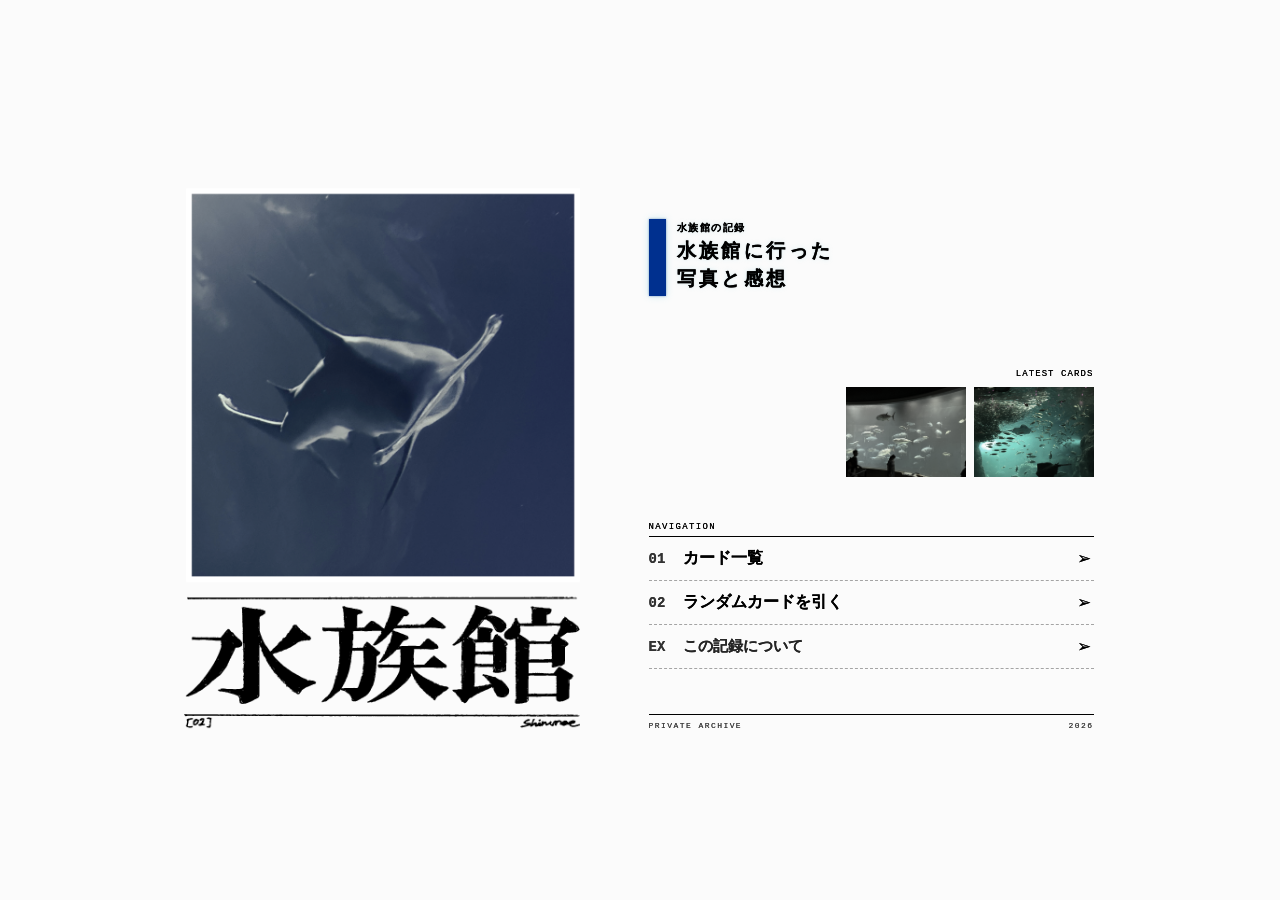
<file: index.html>
<!DOCTYPE html>
<html lang="ja">
<head>
  <meta charset="UTF-8">
  <meta name="viewport" content="width=device-width, initial-scale=1.0">
  <title>水族館の記録</title>
  <link rel="stylesheet" href="css/style.css">
</head>
<body class="cover-page">

  <!-- 本の見開き全体を包むコンテナ -->
  <div class="book-spread">
    
    <!-- 左ページ：画像（タイトル込み）がそのまま1ページ全体になる -->
    <section class="page left-page">
      <img src="images/title2.png" alt="水族館 観測記録 扉絵" class="full-cover-image">
    </section>

    <!-- 右ページ：図鑑目録・構造化エディトリアル -->
    <section class="page right-page">
      
      <!-- ページ上部の図鑑インデックスヘッダー -->
      <div class="catalog-header">
        <!-- 岩波文庫・図鑑風の塗り帯タイトル -->
        <div class="title-block">
          <div class="tag-label">水族館の記録</div>
          <h2 class="site-subtitle">水族館に行った<br>写真と感想</h2>
        </div>
      </div>

      <section class="latest-records" aria-label="最新の記録">
        <div class="latest-records-heading">LATEST CARDS</div>
        <div class="latest-records-list" id="latest-records-list"></div>
      </section>

      <!-- ナビゲーションメニュー -->
      <nav class="navigation">
        <div class="nav-caption">
          <span>NAVIGATION</span>
          <!-- <span>ナビゲーションメニュー</span> -->
        </div>
        <ul class="nav-list">
          <li class="nav-row">
            <span class="nav-idx">01</span>
            <a href="archive.html" class="nav-item">
              <span class="nav-text">カード一覧</span>
              <span class="nav-arrow">➢</span>
            </a>
          </li>
          <li class="nav-row">
            <span class="nav-idx">02</span>
            <a href="random.html" class="nav-item">
              <span class="nav-text">ランダムカードを引く</span>
              <span class="nav-arrow">➢</span>
            </a>
          </li>
          <li class="nav-row nav-row-about">
            <span class="nav-idx">EX</span>
            <a href="about.html" class="nav-item nav-about">
              <span class="nav-text">この記録について</span>
              <span class="nav-arrow">➢</span>
            </a>
          </li>
        </ul>
      </nav>

      <!-- ページ最下部：図鑑の奥付風クレジット（バーコード代替） -->
      <footer class="catalog-footer">
        <div class="colophon-line"></div>
        <div class="colophon-text">
          <span>PRIVATE ARCHIVE</span>
          <span>2026</span>
        </div>
      </footer>

    </section>

  </div>

  <script src="js/cover.js"></script>

</body>
</html>
</file>
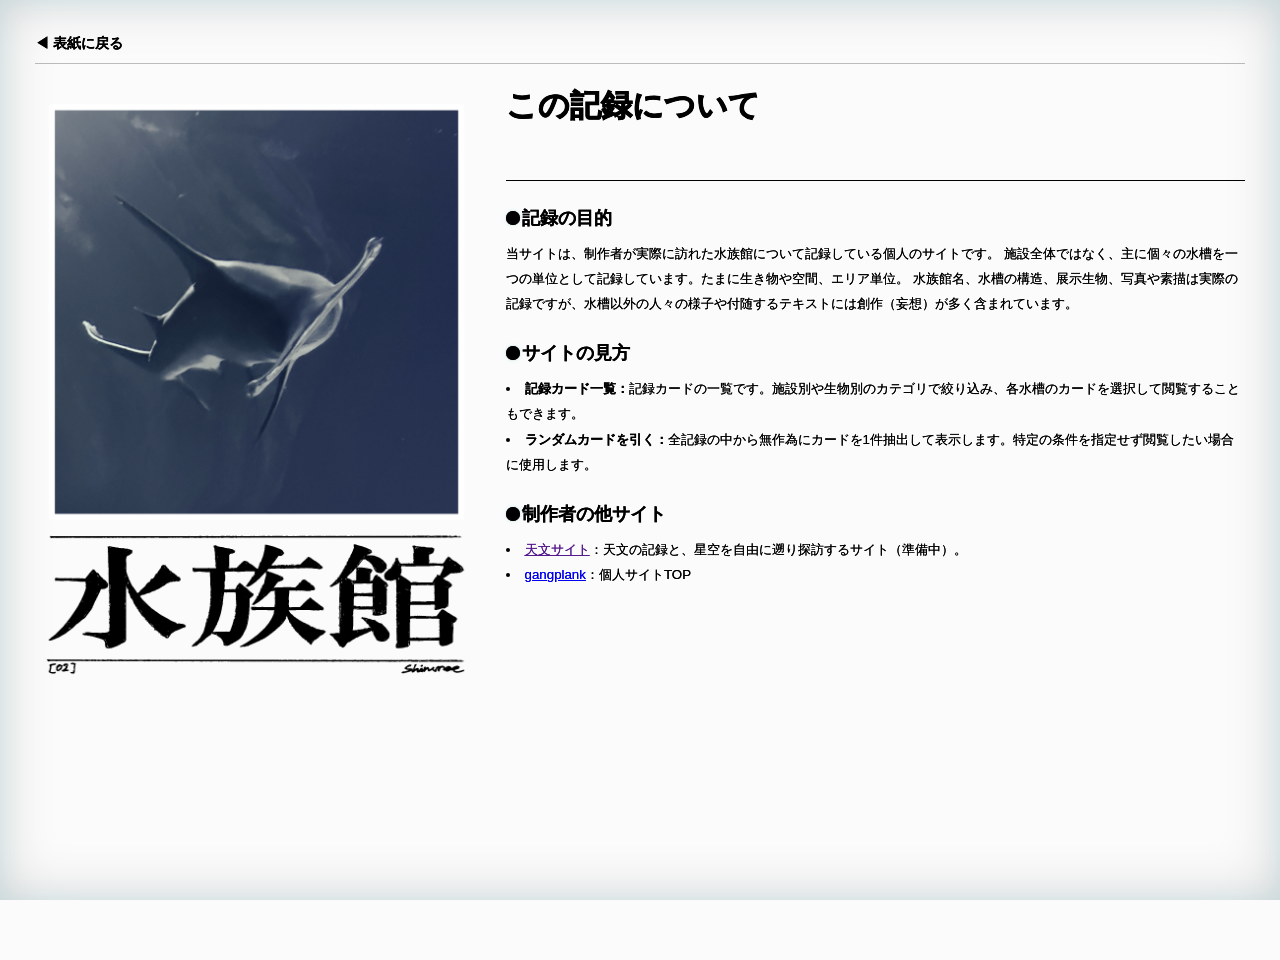
<file: about.html>
<!DOCTYPE html>
<html lang="ja">
<head>
  <meta charset="UTF-8">
  <meta name="viewport" content="width=device-width, initial-scale=1.0">
  <title>水族館の記録</title>
  <link rel="stylesheet" href="css/style.css">
</head>
<body class="subpage-body is-detail-page">

  <main class="archive-container about-container">
    <nav class="detail-navigation" aria-label="詳細ページナビゲーション">
      <a href="index.html" class="detail-back-link">◀ 表紙に戻る</a>
    </nav>

    <article class="record-detail-card">
      <div class="record-detail-grid">
        <div class="card-image-gallery">
          <img src="images/title2.png" alt="水族館の記録 表紙">
        </div>

        <div class="record-detail-text">
          <div class="record-detail-summary">
            <h1 class="detail-title">この記録について</h1>
          </div>

          <div class="record-detail-content">
            <h2>記録の目的</h2>
            <p>当サイトは、制作者が実際に訪れた水族館について記録している個人のサイトです。
              施設全体ではなく、主に個々の水槽を一つの単位として記録しています。たまに生き物や空間、エリア単位。
              水族館名、水槽の構造、展示生物、写真や素描は実際の記録ですが、水槽以外の人々の様子や付随するテキストには創作（妄想）が多く含まれています。</p>

            <h2>サイトの見方</h2>
            <ul>
              <li><b>記録カード一覧：</b>記録カードの一覧です。施設別や生物別のカテゴリで絞り込み、各水槽のカードを選択して閲覧することもできます。</li>
              <li><b>ランダムカードを引く：</b>全記録の中から無作為にカードを1件抽出して表示します。特定の条件を指定せず閲覧したい場合に使用します。</li>
            </ul>
            <h4>制作者の他サイト</h4>
            <ul>
              <li><a href="" target="_blank" rel="noopener noreferrer">天文サイト</a>：天文の記録と、星空を自由に遡り探訪するサイト（準備中）。</li>
              <li><a href="https://gangplank.pages.dev/" target="_blank" rel="noopener noreferrer">gangplank</a>：個人サイトTOP</li>
            </ul>
          </div>
        </div>
      </div>
    </article>
  </main>

</body>
</html>
</file>
<file: css/style.css>
/* ==========================================
   印刷物・活字本トーン（紙と墨）
   ========================================== */
html {
  font-size: 14px;
}

:root {
  --bg-paper: #fbfbfb;
  --ink-black: #000000;
  --border-line: #000000;
  --font-serif: "Yu Mincho", "YuMincho", "Hiragino Mincho ProN", "MS PMincho", serif;
  --font-gothic: "Hiragino Kaku Gothic ProN", "Yu Gothic", "Meiryo", sans-serif;
  --font-mono: "Courier New", "Consolas", monospace;
  --marker-color: #00308f;
  --title-bleed: 0 0 0.25px currentColor, 0 0 1.5px rgba(0, 0, 0, 0.18), 0 0 5px rgba(131, 211, 227, 0.28);
}

* {
  box-sizing: border-box;
}

body {
  margin: 0;
  padding: 2rem 1rem;
  min-height: 100dvh;
  
  background-color: var(--bg-paper);
  color: var(--ink-black);
  font-family: var(--font-gothic);
  text-shadow: 0 0 0.35px currentColor;
  
  display: flex;
  justify-content: center;
  align-items: center;
}

/* ==========================================
   見開きレイアウト
   ========================================== */
.book-spread {
  /* background-color: #8f98b3; */
  display: flex;
  flex-wrap: wrap;
  justify-content: center;
  align-items: stretch;
  gap: 2.5rem;
  width: 100%;
  max-width: 980px;
  margin: auto;
  padding: 0;
}

/* 1ページあたりの共通設定 */
.page {
  flex: 0 1 380px;
  max-width: 480px;
  box-sizing: border-box;
}

/* 左ページ（比率維持） */
.left-page {
  aspect-ratio: 3 / 4;
  flex: 0 1 420px;
  width: min(100%, 420px);
  padding: 0;
  overflow: visible;
  display: flex;
  align-items: flex-start;
}

.full-cover-image {
  display: block;
  width: 100%;
  height: auto;
  object-fit: contain;
}

/* ==========================================
   右ページ：図鑑・目録エディトリアル
   ========================================== */
.right-page {
  position: relative;
  flex: 1 1 340px;
  padding: 1.5rem 1rem 1rem 1.5rem;
  display: flex;
  flex-direction: column;
  justify-content: space-between;
  min-height: 520px;
}

/* 図鑑ヘッダー部 */
.catalog-header {
  margin-bottom: 2rem;
}

.catalog-meta {
  display: flex;
  justify-content: space-between;
  font-family: var(--font-mono);
  font-size: 0.65rem;
  letter-spacing: 0.15em;
  border-bottom: 1px solid var(--ink-black);
  padding-bottom: 0.3rem;
  margin-bottom: 1.2rem;
}

.title-block {
  position: relative;
  display: flex;
  flex-direction: column;
  align-items: flex-start;
  gap: 0.15rem;
  padding: 0.15rem 0 0.25rem 2rem;
}

.title-block::before,
.doc-title-block::before,
.archive-title-area::before {
  content: "";
  position: absolute;
  top: 0;
  bottom: 0;
  left: 0;
  width: 1.2rem;
  background-color: var(--marker-color);
  box-shadow: 0 0 2px rgba(0, 48, 143, 0.45), 0 0 7px rgba(131, 211, 227, 0.45);
}

.tag-label {
  color: var(--ink-black);
  font-size: 0.7rem;
  font-weight: 700;
  letter-spacing: 0.15em;
  padding: 0;
  text-shadow: var(--title-bleed);
}

.site-subtitle {
  font-family: var(--font-gothuc);
  font-size: 1.35rem;
  font-weight: 900;
  letter-spacing: 0.18em;
  line-height: 1.45;
  margin: 0;
  background-color: transparent;
  color: var(--ink-black);
  padding: 0;
  display: inline-block;
  text-shadow: var(--title-bleed);
  -webkit-text-stroke: 0.15px currentColor;
  box-decoration-break: clone;
  -webkit-box-decoration-break: clone;
}

/* 検索エリア（台帳入力風） */
.search-section {
  margin-bottom: 2rem;
}

.search-label {
  display: block;
  font-size: 0.72rem;
  font-weight: 700;
  letter-spacing: 0.1em;
  margin-bottom: 0.4rem;
}

.search-container {
  border: 1px solid var(--ink-black);
  background: rgba(255, 255, 255, 0.4);
  padding: 0.3rem 0.6rem;
}

#search-input {
  width: 100%;
  border: none;
  background: transparent;
  font-family: var(--font-gothic);
  font-size: 0.9rem;
  color: var(--ink-black);
  outline: none;
  letter-spacing: 0.05em;
}

#search-input::placeholder {
  color: #777;
  font-size: 0.8rem;
}

/* ナビゲーション（図鑑の分類目録） */
.navigation {
  margin-bottom: auto;
}

.nav-caption {
  display: flex;
  justify-content: space-between;
  font-family: var(--font-mono);
  font-size: 0.62rem;
  letter-spacing: 0.15em;
  border-bottom: 1.5px solid var(--ink-black);
  padding-bottom: 0.25rem;
}

.nav-list {
  list-style: none;
  padding: 0;
  margin: 0;
}

.nav-row {
  display: flex;
  align-items: center;
  border-bottom: 1px dashed rgba(0, 0, 0, 0.35);
  transition: color 0.15s ease;
}

.nav-row:hover {
  background-color: transparent;
}

.nav-row:hover .nav-idx,
.nav-row:hover .nav-item,
.nav-row:hover .nav-text,
.nav-row:hover .nav-arrow {
  color: #0047ab;
}

.nav-idx {
  font-family: var(--font-mono);
  font-size: 0.75rem;
  font-weight: bold;
  width: 2.2rem;
  color: var(--ink-black);
  opacity: 0.8;
}

.nav-item {
  flex: 1;
  color: var(--ink-black);
  text-decoration: none;
  padding: 0.75rem 0.2rem;
  display: flex;
  justify-content: space-between;
  align-items: center;
}

.nav-text {
  font-family: var(--font-gothic);
  font-size: 1rem;
  font-weight: 900;
  letter-spacing: 0.em;
  /* text-shadow: 0 0 1px rgba(0, 48, 143, 0.45), 0 0 7px rgba(131, 211, 227, 0.45); */
}

.nav-arrow {
  font-size: 0.85rem;
  transition: transform 0.15s ease;
}

.nav-item:hover .nav-arrow {
  transform: translateX(4px);
}

/* ABOUT 項目の個別調整 */
.nav-row-about .nav-text {
  font-size: 0.95rem;
  font-weight: 700;
  opacity: 0.85;
}

/* フッター（奥付） */
.catalog-footer {
  margin-top: 2rem;
  padding-top: 0.5rem;
}

.colophon-line {
  width: 100%;
  height: 1px;
  background-color: var(--ink-black);
  margin-bottom: 0.4rem;
}

.colophon-text {
  display: flex;
  justify-content: space-between;
  font-family: var(--font-mono);
  font-size: 0.6rem;
  letter-spacing: 0.18em;
  opacity: 0.75;
}

/* ==========================================
   スマホ（縦並び）時の調整
   ========================================== */
@media (max-width: 820px) {
  body {
    padding: 1.5rem 0.5rem;
  }

  .book-spread {
    gap: 3.5rem;
  }

  .page {
    max-width: min(100%, 480px);
    flex-basis: 100%;
  }

  .left-page {
    width: 100%;
    flex-basis: 100%;
  }

  .right-page {
    padding: 1.5rem 0.5rem 1rem 0.5rem;
    min-height: auto;
  }
}
/* ==========================================
   ABOUT（凡例・文書）ページ固有スタイル
   ========================================== */
.subpage-body {
  display: block;
  padding: 1.25rem 1rem 3rem;
}

.doc-container {
  max-width: 720px;
  margin: 0 auto;
  padding: 1.5rem 2rem 2.5rem;
  min-height: calc(100dvh - 6rem);
  background-color: var(--bg-paper);
  border: 1px solid var(--ink-black);
  box-shadow: 0 6px 20px rgba(0, 0, 0, 0.04);
}

/* ヘッダー */
.doc-nav {
  display: flex;
  justify-content: space-between;
  align-items: center;
  margin-bottom: 2rem;
  font-family: var(--font-mono);
  font-size: 0.72rem;
  border-bottom: 1px solid rgba(0, 0, 0, 0.15);
  padding-bottom: 0.5rem;
}

.doc-nav .draw-button {
  margin-left: auto;
  padding: 0.35rem 0.7rem;
  font-size: 0.8rem;
}

.back-link {
  color: var(--ink-black);
  text-decoration: none;
  font-family: var(--font-gothic);
  font-weight: 700;
  font-size: 1rem;
}

.back-link:hover {
  opacity: 0.6;
  text-decoration: underline;
}

.doc-meta {
  letter-spacing: 0.15em;
  opacity: 0.7;
}

.doc-title-block {
  position: relative;
  margin-bottom: 2.5rem;
  display: flex;
  flex-direction: column;
  align-items: flex-start;
  gap: 0.15rem;
  padding: 0.15rem 0 0.25rem 2rem;
}

.doc-tag {
  color: var(--ink-black);
  font-size: 0.9rem;
  font-weight: 700;
  letter-spacing: 0.15em;
  padding: 0;
  text-shadow: var(--title-bleed);
}

.doc-title {
  font-family: var(--font-serif);
  font-size: 2.2rem;
  font-weight: 900;
  letter-spacing: 0.15em;
  line-height: 1.3;
  margin: 0;
  background-color: transparent;
  color: var(--ink-black);
  padding: 0;
  display: inline-block;
  text-shadow: var(--title-bleed);
  -webkit-text-stroke: 0.15px currentColor;
  box-decoration-break: clone;
  -webkit-box-decoration-break: clone;
}

/* 本文 */
.doc-lead {
  font-size: 1.05rem;
  line-height: 2;
  letter-spacing: 0.08em;
  margin-bottom: 1.8rem;
  font-weight: 700;
}

.rule-divider {
  width: 100%;
  height: 1px;
  background: var(--ink-black);
  margin-bottom: 2.2rem;
}

.doc-section {
  margin-bottom: 2.2rem;
}

.doc-heading {
  font-size: 1.15rem;
  font-weight: 800;
  letter-spacing: 0.12em;
  margin: 0 0 0.8rem 0;
  border-bottom: 1px dashed rgba(0, 0, 0, 0.3);
  padding-bottom: 0.3rem;
}

.doc-idx {
  font-family: var(--font-gothic);
  margin-right: 0.2rem;
}

.doc-section p {
  line-height: 1.9;
  letter-spacing: 0.05em;
  font-size: 0.95rem;
  margin: 0;
}

/* 定義リスト（一、二、三項） */
.doc-definition-list {
  margin: 0;
  padding: 0;
}

.doc-definition-list dt {
  font-weight: 800;
  font-size: 0.95rem;
  letter-spacing: 0.06em;
  margin-top: 1rem;
}

.doc-definition-list dd {
  margin: 0.3rem 0 0 1.2rem;
  line-height: 1.8;
  font-size: 0.92rem;
  color: #222;
}

/* 奥付フッター */
.doc-footer {
  margin-top: 3.5rem;
  padding-top: 1rem;
}

.doc-colophon-line {
  width: 100%;
  height: 1px;
  background: var(--ink-black);
  margin-bottom: 0.6rem;
}

.doc-colophon {
  display: flex;
  justify-content: space-between;
  font-family: var(--font-mono);
  font-size: 0.68rem;
  letter-spacing: 0.12em;
  opacity: 0.8;
}

.colophon-item {
  display: block;
  font-family: var(--font-gothic);
  font-size: 0.8rem;
  line-height: 1.6;
}

/* スマホ調整 */
@media (max-width: 820px) {
  .subpage-body {
    padding: 0.75rem 0.5rem 1.5rem;
  }
  .doc-container {
    padding: 1.2rem 0.5rem 1.8rem;
  }
  .doc-title {
    font-size: 1.5rem;
  }
  .doc-colophon {
    flex-direction: column;
    gap: 0.8rem;
  }
}
/* ==========================================
   観測台帳（カード一覧）レイアウト
   ========================================== */
.archive-container {
  max-width: 1440px;
  margin: 0 auto;
  padding: 1.25rem 1.5rem 1.5rem;
  min-height: calc(100dvh - 6rem);
  background-color: var(--bg-paper);
}

.about-container {
  max-width: 1440px;
}

.archive-header {
  margin-bottom: 3rem;
  border-bottom: 2px solid var(--ink-black);
  padding-bottom: 1.5rem;
}
/* タイトルエリアを縦並びにし、doc-tag を上へ配置 */
.archive-title-area {
  position: relative;
  display: flex;
  flex-direction: column;
  align-items: flex-start;
  gap: 0.15rem;
  margin-top: 1.5rem;
  padding: 0.15rem 0 0.25rem 2rem;
}
.archive-title-area .doc-tag {
  background-color: transparent;
  color: var(--ink-black);
  padding: 0;
  text-shadow: var(--title-bleed);
}
.archive-title {
  font-family: var(--font-gothic);
  font-size: 2.2rem;
  font-weight: 900;
  letter-spacing: 0em;
  margin: 0;
  background-color: transparent;
  color: var(--ink-black);
  padding: 0;
  display: inline-block;
  text-shadow: var(--title-bleed);
  -webkit-text-stroke: 0.15px currentColor;
  box-decoration-break: clone;
  -webkit-box-decoration-break: clone;
}

.about-container .doc-content {
  padding: 0 2rem;
}

.about-container .rule-divider,
.about-container .doc-heading {
  border: 0;
}

.about-container .rule-divider {
  display: none;
}

.about-container .doc-heading {
  font-weight: 700;
}

.about-container .record-detail-content ul {
  list-style-position: inside;
  margin: 0;
  padding-left: 0;
}

.about-container .record-detail-content li {
  overflow-wrap: anywhere;
}

.archive-lead {
  font-size: 0.95rem;
  letter-spacing: 0.08em;
  opacity: 0.85;
  margin: 0.5rem 0 0 0;
}

.archive-layout {
  position: relative;
  display: grid;
  grid-template-columns: 190px 1fr;
  gap: 2rem;
  align-items: start;
  min-height: calc(100dvh - 15rem);
}

.archive-layout::before {
  content: "";
  position: absolute;
  top: 0;
  bottom: 0;
  left: calc(190px + 1rem);
  width: 1px;
  background-color: var(--ink-black);
}

.archive-layout[hidden] {
  display: none;
}

.category-index {
  position: sticky;
  top: 1rem;
  border-top: 2px solid var(--ink-black);
  border-bottom: 1px solid var(--ink-black);
  padding: 0.7rem 0 1rem;
}

.category-heading {
  font-family: var(--font-mono);
  font-size: 0.63rem;
  letter-spacing: 0.08em;
  margin-bottom: 1.2rem;
}

.all-cards-link {
  /* font-weight: 600; */
  display: inline-block;
  color: #0047ab;
  line-height: 1.35;
  text-decoration: underline;
  text-decoration-color: #0047ab;
  text-underline-offset: 0.08em;
  text-decoration-thickness: 1px;
  margin-bottom: 1.2rem;
}

.category-toggle {
  display: none;
}

.category-groups[hidden] {
  display: block;
}

.cards-grid {
  padding-left: 2rem;
}

.category-group + .category-group {
  margin-top: 1.5rem;
}

.category-group h2 {
  font-size: 0.85rem;
  margin: 0 0 0.45rem;
  padding-bottom: 0.3rem;
  border-bottom: 1px dashed rgba(0, 0, 0, 0.35);
}

.category-group ul {
  list-style: none;
  margin: 0;
  padding: 0;
}

.category-group li {
  font-size: 0.95rem;
  line-height: 1.6;
  margin-bottom: 0.55rem;
}

.category-group a {
  display: inline-block;
  color: #0047ab;
  line-height: 1.35;
}

.category-link-label {
  /* font-weight: 700; */
  text-decoration: underline;
  text-decoration-color: #0047ab;
  text-underline-offset: 0.08em;
  text-decoration-thickness: 1px;
}

.category-link-count {
  margin-left: 0.35rem;
}

.category-group a:hover {
  background-color: transparent;
}

.card-tags {
  display: grid;
  gap: 0.35rem;
  margin-top: 0.8rem;
}

.card-tag-group {
  line-height: 1.5;
}

.card-tag-label {
  color: var(--ink-black);
  font-size: 0.9rem;
  font-weight: 700;
}

.card-tag {
  color: #0047ab;
  font-size: 0.9rem;
  font-weight: 700;
  line-height: 1.35;
  text-decoration: underline;
  text-decoration-color: #0047ab;
  text-underline-offset: 0.08em;
}

.card-tag-value {
  font-size: 0.9rem;
  font-weight: 700;
}


/* カードグリッド */
.cards-grid {
  display: grid;
  grid-template-columns: repeat(auto-fill, minmax(230px, 1fr));
  gap: 2.5rem 2rem;
}

.record-detail[hidden] {
  display: none;
}

.detail-back-link {
  display: inline-block;
  color: var(--ink-black);
  font-weight: 700;
  text-decoration: none;
}

.detail-back-link:hover {
  text-decoration: underline;
}

.detail-navigation {
  display: flex;
  justify-content: space-between;
  gap: 1rem;
  margin-bottom: 1.5rem;
  border-bottom: 1px solid rgba(0, 0, 0, 0.25);
  padding-bottom: 0.7rem;
}

.record-detail-card {
  max-width: none;
  margin: 0 auto;
  padding: 0;
  background: transparent;
  border: 0;
}

.detail-doc-tag {
  display: block;
  width: fit-content;
  margin-bottom: 0.8rem;
}

.is-detail-page .record-detail-summary {
  display: flex;
  flex-direction: column;
  align-items: flex-start;
}

.is-detail-page .record-detail-summary .detail-title {
  display: block;
  clear: both;
  margin-top: 0;
  font-size: 2.2rem;
  font-family: var(--font-serif);
  font-weight: 900;
  /* text-shadow: var(--title-bleed); */
  -webkit-text-stroke: 0.95px currentColor;
}

.detail-card-number {
  font-family: var(--font-mono);
  font-size: 0.9rem;
  letter-spacing: 0.12em;
  color: #555;
  margin-bottom: 0.25rem;
}

.is-detail-page .archive-header {
  display: none;
}

.is-detail-page .archive-container {
  min-height: 100dvh;
}

.is-detail-page::after {
  content: "";
  position: fixed;
  inset: 0;
  z-index: 90;
  pointer-events: none;
  box-shadow: inset 0 0 55px rgba(0, 0, 0, 0.171),
    inset 0 0 24px rgba(215, 247, 252, 0.626);
}

.is-detail-page .record-detail-card > .card-meta,
.is-detail-page .record-detail-summary .card-scale-tag,
.is-detail-page .record-detail-summary .card-species,
.is-detail-page .record-detail-summary p {
  display: none;
}


.is-detail-page .record-detail-content h1:first-child {
  display: none;
}

.record-detail-grid {
  display: grid;
  grid-template-columns: minmax(0, 3fr) minmax(0, 5fr);
  gap: 2rem;
  align-items: start;
}

.card-image-gallery {
  display: grid;
  gap: 0.75rem;
}

.card-image-gallery img {
  display: block;
  width: 100%;
  height: auto;
  object-fit: contain;
}

.record-detail-text {
  max-height: none;
  overflow: visible;
  padding-right: 0;
  font-size: 0.95rem;
}

.record-detail-summary p {
  line-height: 1.8;
}

.record-detail-content {
  margin: 2rem 0 0;
  border-top: 1px solid var(--ink-black);
  padding-top: 0rem;
  line-height: 1.9;
  overflow: visible;
}

.record-detail-content p,
.record-detail-content ul,
.record-detail-content ol,
.record-detail-content blockquote {
  margin-left: 0;
  margin-right: 0;
}

.record-detail-content ul,
.record-detail-content ol {
  padding-left: 0;
  list-style-position: inside;
  padding-top: 1rem;
}

.record-detail-content li {
  overflow-wrap: anywhere;
}

.record-detail-content h1,
.record-detail-content h2,
.record-detail-content h3,
.record-detail-content h4,
.record-detail-content h5 {
  font-size: 1.25rem;
  /* border-bottom: 1px solid rgba(0, 0, 0, 0.2); */
  /* padding-bottom: 0.4rem; */
  /* text-shadow: var(--title-bleed); */
  -webkit-text-stroke: 0.15px currentColor;
  margin-bottom: -0.6rem;
  margin-top: 1.5rem;
  position: relative;
  padding-left: 1.1rem;
}

.record-detail-content h1::before,
.record-detail-content h2::before,
.record-detail-content h3::before,
.record-detail-content h4::before,
.record-detail-content h5::before {
  content: "";
  position: absolute;
  left: 0;
  top: 0.63rem;
  width: 1rem;
  height: 1rem;
  border-radius: 50%;
  background-color: var(--ink-black);
  box-shadow: 0 0 0.25px currentColor, 0 0 1.5px rgba(0, 0, 0, 0.18), 0 0 5px rgba(131, 211, 227, 0.28);
}

.random-container {
  max-width: 760px;
}

.random-draw {
  max-width: 420px;
  margin: 0 auto;
}

.random-draw .draw-button {
  display: block;
  margin: 0 0 1rem auto;
}

.random-card {
  animation: card-reveal 0.35s ease both;
  cursor: pointer;
  padding: 0;
}

.random-card .card-image-box {
  margin-bottom: 0;
}

.random-card-title {
  font-family: var(--font-gothic);
  margin: 0;
  padding: 0.7rem 0.8rem;
  font-size: 1.05rem;
  line-height: 1.4;
}

.random-card-content {
  margin-top: 1.5rem;
  border-top: 1px solid rgba(0, 0, 0, 0.3);
  padding-top: 0.8rem;
  line-height: 1.8;
}

.random-card-content h1,
.random-card-content h2 {
  font-size: 1.15rem;
  border-bottom: 1px solid rgba(0, 0, 0, 0.2);
  padding-bottom: 0.3rem;
}

.draw-button {
  margin-left: 1rem;
  border: 1px solid var(--ink-black);
  background: var(--ink-black);
  color: var(--bg-paper);
  font-family: var(--font-gothic);
  font-weight: 800;
  letter-spacing: 0.08em;
  padding: 0.7rem 1.2rem;
  cursor: pointer;
}

.draw-button:hover {
  background: var(--marker-color);
  color: var(--ink-black);
}

.draw-button span {
  font-family: var(--font-mono);
  margin-left: 0.4rem;
}

@keyframes card-reveal {
  from { opacity: 0; transform: translateY(8px); }
  to { opacity: 1; transform: translateY(0); }
}

/* 標本カード単体 */
.specimen-card {
  background-color: #fff;
  /* border-left: 2.5px solid var(--ink-black); */
  box-shadow: 0 0 0.25px currentColor, 0 0 2.5px rgba(0, 0, 0, 0.18), 0 0 6px rgba(131, 211, 227, 0.28);
  display: flex;
  flex-direction: column;
  cursor: pointer;
  transition: transform 0.2s ease, box-shadow 0.2s ease;
  padding: 0;
  position: relative;
}

.specimen-card:hover {
  transform: translateY(-4px);
  box-shadow: 0 6px 18px rgba(0, 0, 0, 0.08);
}

.card-meta {
  display: flex;
  justify-content: space-between;
  font-family: var(--font-mono);
  font-size: 0.68rem;
  letter-spacing: 0.12em;
  padding-bottom: 0.4rem;
  margin-bottom: 0.8rem;
}

.card-image-box {
  width: 100%;
  aspect-ratio: 4 / 3;
  overflow: hidden;
  background-color: #e5e3dc;
  margin-bottom: 0;
}

.card-image-box img {
  width: 100%;
  height: 100%;
  object-fit: cover;
  filter: grayscale(15%);
  transition: transform 0.3s ease;
}

.specimen-card:hover .card-image-box img {
  transform: scale(1.03);
}

.card-scale-tag {
  font-family: var(--font-mono);
  font-size: 0.62rem;
  color: #666;
  letter-spacing: 0.1em;
  margin-bottom: 0.3rem;
}

.card-thumb-title {
  color: #000;
  font-family: var(--font-gothic);
  font-size: 1rem;
  font-weight: 900;
  letter-spacing: 0.08em;
  margin: 0;
  padding: 0.45rem 0.3rem 0.45rem 1rem;
  line-height: 1.35;
}

.card-species {
  font-size: 0.78rem;
  color: #444;
  margin: 0 0 0.8rem 0;
}

.card-scene {
  font-size: 0.85rem;
  line-height: 1.6;
  font-style: italic;
  color: #222;
  margin: 0 0 1rem 0;
  background-color: rgba(0, 0, 0, 0.03);
  padding: 0.5rem 0.6rem;
  border-left: 2px solid var(--ink-black);
}

.card-footer {
  margin-top: auto;
  display: flex;
  justify-content: space-between;
  align-items: center;
  font-family: var(--font-mono);
  font-size: 0.7rem;
  border-top: 1px dashed rgba(0, 0, 0, 0.2);
  padding-top: 0.6rem;
}

.card-read-btn {
  font-family: var(--font-gothic);
  font-weight: 800;
  letter-spacing: 0.08em;
}

/* ==========================================
   サイドスライド手記ビューア（ドロワー）
   ========================================== */
.drawer-overlay {
  position: fixed;
  top: 0;
  left: 0;
  width: 100vw;
  height: 100vh;
  background-color: rgba(0, 0, 0, 0.4);
  opacity: 0;
  pointer-events: none;
  transition: opacity 0.3s ease;
  z-index: 100;
}

.drawer-overlay.is-visible {
  opacity: 1;
  pointer-events: auto;
}

.note-drawer {
  position: fixed;
  top: 0;
  right: 0;
  width: min(100vw, 560px);
  height: 100dvh;
  background-color: var(--bg-paper);
  border-left: 2px solid var(--ink-black);
  box-shadow: -6px 0 25px rgba(0, 0, 0, 0.15);
  transform: translateX(100%);
  transition: transform 0.3s cubic-bezier(0.16, 1, 0.3, 1);
  z-index: 101;
  display: flex;
  flex-direction: column;
  padding: 2rem 2.5rem;
  overflow-y: auto;
}

.note-drawer.is-open {
  transform: translateX(0);
}

.drawer-header {
  display: flex;
  justify-content: space-between;
  align-items: center;
  border-bottom: 1.5px solid var(--ink-black);
  padding-bottom: 0.8rem;
  margin-bottom: 2rem;
}

.drawer-id {
  font-family: var(--font-mono);
  font-size: 0.78rem;
  font-weight: bold;
  letter-spacing: 0.12em;
}

.drawer-close-btn {
  background: transparent;
  border: 1px solid var(--ink-black);
  font-family: var(--font-gothic);
  font-size: 0.8rem;
  padding: 0.3rem 0.8rem;
  cursor: pointer;
  transition: background-color 0.15s ease;
}

.drawer-close-btn:hover {
  background-color: var(--ink-black);
  color: #fff;
}

/* Markdownレンダリング本文のスタイル */
.drawer-content {
  line-height: 1.9;
  letter-spacing: 0.06em;
  font-size: 0.95rem;
}

.drawer-content h1, 
.drawer-content h2 {
  font-size: 1.4rem;
  font-weight: 900;
  border-bottom: 1px solid rgba(0,0,0,0.2);
  padding-bottom: 0.4rem;
  margin-top: 1.5rem;
}

.drawer-content blockquote {
  margin: 1.5rem 0;
  padding: 0.8rem 1.2rem;
  background-color: rgba(131, 211, 227, 0.12);
  border-left: 3px solid var(--marker-color);
  font-style: normal;
}

/* 表紙ページは画像と文字の比率を固定する */
.cover-page {
  padding: 28px 14px;
}

.cover-page .book-spread {
  gap: 35px;
  max-width: 980px;
}

.cover-page .page {
  flex-basis: 380px;
  max-width: 480px;
  height: 560px;
}

.cover-page .left-page {
  flex-basis: 420px;
  width: min(100%, 420px);
  height: 560px;
}

.cover-page .right-page {
  flex-basis: 340px;
  padding: 21px 14px 0 21px;
  min-height: 520px;
  /* border-top: 1px solid var(--ink-black); */
}

.cover-page .catalog-header {
  margin-bottom: 28px;
}

.cover-page .catalog-meta {
  font-size: 9px;
  padding-bottom: 4px;
  margin-bottom: 17px;
}

.cover-page .title-block {
  gap: 2px;
  margin-top: 28px;
  padding: 2px 0 4px 28px;
}

.cover-page .title-block::before {
  width: 17px;
}

.cover-page .tag-label {
  font-size: 10px;
}

.cover-page .site-subtitle {
  font-size: 19px;
  line-height: 1.45;
}

.cover-page .latest-records {
  margin: 0;
}

.cover-page .latest-records-heading {
  font-family: var(--font-mono);
  font-size: 9px;
  letter-spacing: 0.12em;
  margin-bottom: 8px;
  text-align: right;
}

.cover-page .latest-records-list {
  display: flex;
  justify-content: flex-end;
  gap: 8px;
}

.cover-page .latest-record {
  flex: 0 0 120px;
  color: var(--ink-black);
  text-decoration: none;
}

.cover-page .latest-record-image {
  display: block;
  width: 100%;
  aspect-ratio: 4 / 3;
  object-fit: cover;
  filter: grayscale(65%);
}

.cover-page .navigation {
  margin-top: 0;
  margin-bottom: 0;
}

.cover-page .nav-caption {
  font-size: 9px;
  padding-bottom: 4px;
}

.cover-page .nav-idx {
  font-size: 14px;
  width: 31px;
}

.cover-page .nav-item {
  padding: 11px 3px;
}

.cover-page .nav-text {
  font-size: 16px;
}

.cover-page .nav-arrow {
  font-size: 17px;
}

.cover-page .nav-row-about .nav-text {
  font-size: 15px;
}

.cover-page .catalog-footer {
  margin-top: 0;
  padding-top: 0;
}

.cover-page .colophon-line {
  margin-bottom: 6px;
}

.cover-page .colophon-text {
  font-size: 8px;
}

@media (max-width: 820px) {
  .cover-page {
    padding: 21px 7px;
  }

  .cover-page .book-spread {
    gap: 49px;
    align-items: center;
  }

  .cover-page .page {
    flex: 0 1 420px;
    width: min(100%, 460px);
    max-width: 460px;
    height: auto;
  }

  .cover-page .left-page {
    width: 100%;
    flex-basis: 460px;
    height: auto;
  }

  .cover-page .right-page {
    width: 100%;
    flex-basis: 460px;
  }

  .cover-page .right-page {
    padding: 21px 7px 0;
  }
}

@media (max-width: 820px) {
  .doc-container,
  .archive-container {
    min-height: calc(100dvh - 3rem);
  }

  .archive-layout {
    grid-template-columns: 1fr;
    min-height: 0;
  }

  .archive-container {
    padding-left: 0.5rem;
    padding-right: 0.5rem;
  }

  .about-container .doc-content {
    padding: 0;
  }


  .archive-title {
    font-size: 1.7rem;
  }

  .is-detail-page .record-detail-summary .detail-title {
    font-size: 1.8rem;
  }

  .cards-grid .card-image-box,
  .random-card .card-image-box {
    aspect-ratio: 16 / 9;
  }

  .archive-layout::before {
    display: none;
  }

  .category-index {
    position: static;
    display: grid;
    grid-template-columns: 1fr 1fr;
    gap: 1rem;
  }

  .category-heading {
    grid-column: 1 / -1;
    margin-bottom: 0;
  }

  .all-cards-link {
    grid-column: 1 / -1;
    margin-bottom: 0;
  }

  .cards-grid {
    grid-template-columns: repeat(auto-fill, minmax(250px, 1fr));
    padding-left: 0;
  }

  .category-toggle {
    display: flex;
    grid-column: 1 / -1;
    justify-content: space-between;
    align-items: center;
    width: 100%;
    border: 0;
    border-top: 1px dashed rgba(0, 0, 0, 0.35);
    border-bottom: 1px dashed rgba(0, 0, 0, 0.35);
    background: transparent;
    color: var(--ink-black);
    font-family: var(--font-gothic);
    font-size: 0.85rem;
    text-align: left;
    padding: 0.55rem 0;
    cursor: pointer;
  }

  .category-groups[hidden] {
    display: none;
  }

  .category-groups {
    display: grid;
    grid-column: 1 / -1;
    grid-template-columns: 1fr 1fr;
    gap: 1rem;
    width: 100%;
  }

  .category-group + .category-group {
    margin-top: 0;
  }

  .record-detail-grid {
    grid-template-columns: 1fr;
  }

  .record-detail-text {
    max-height: none;
    overflow-y: visible;
    padding-right: 0;
  }
}
</file>
